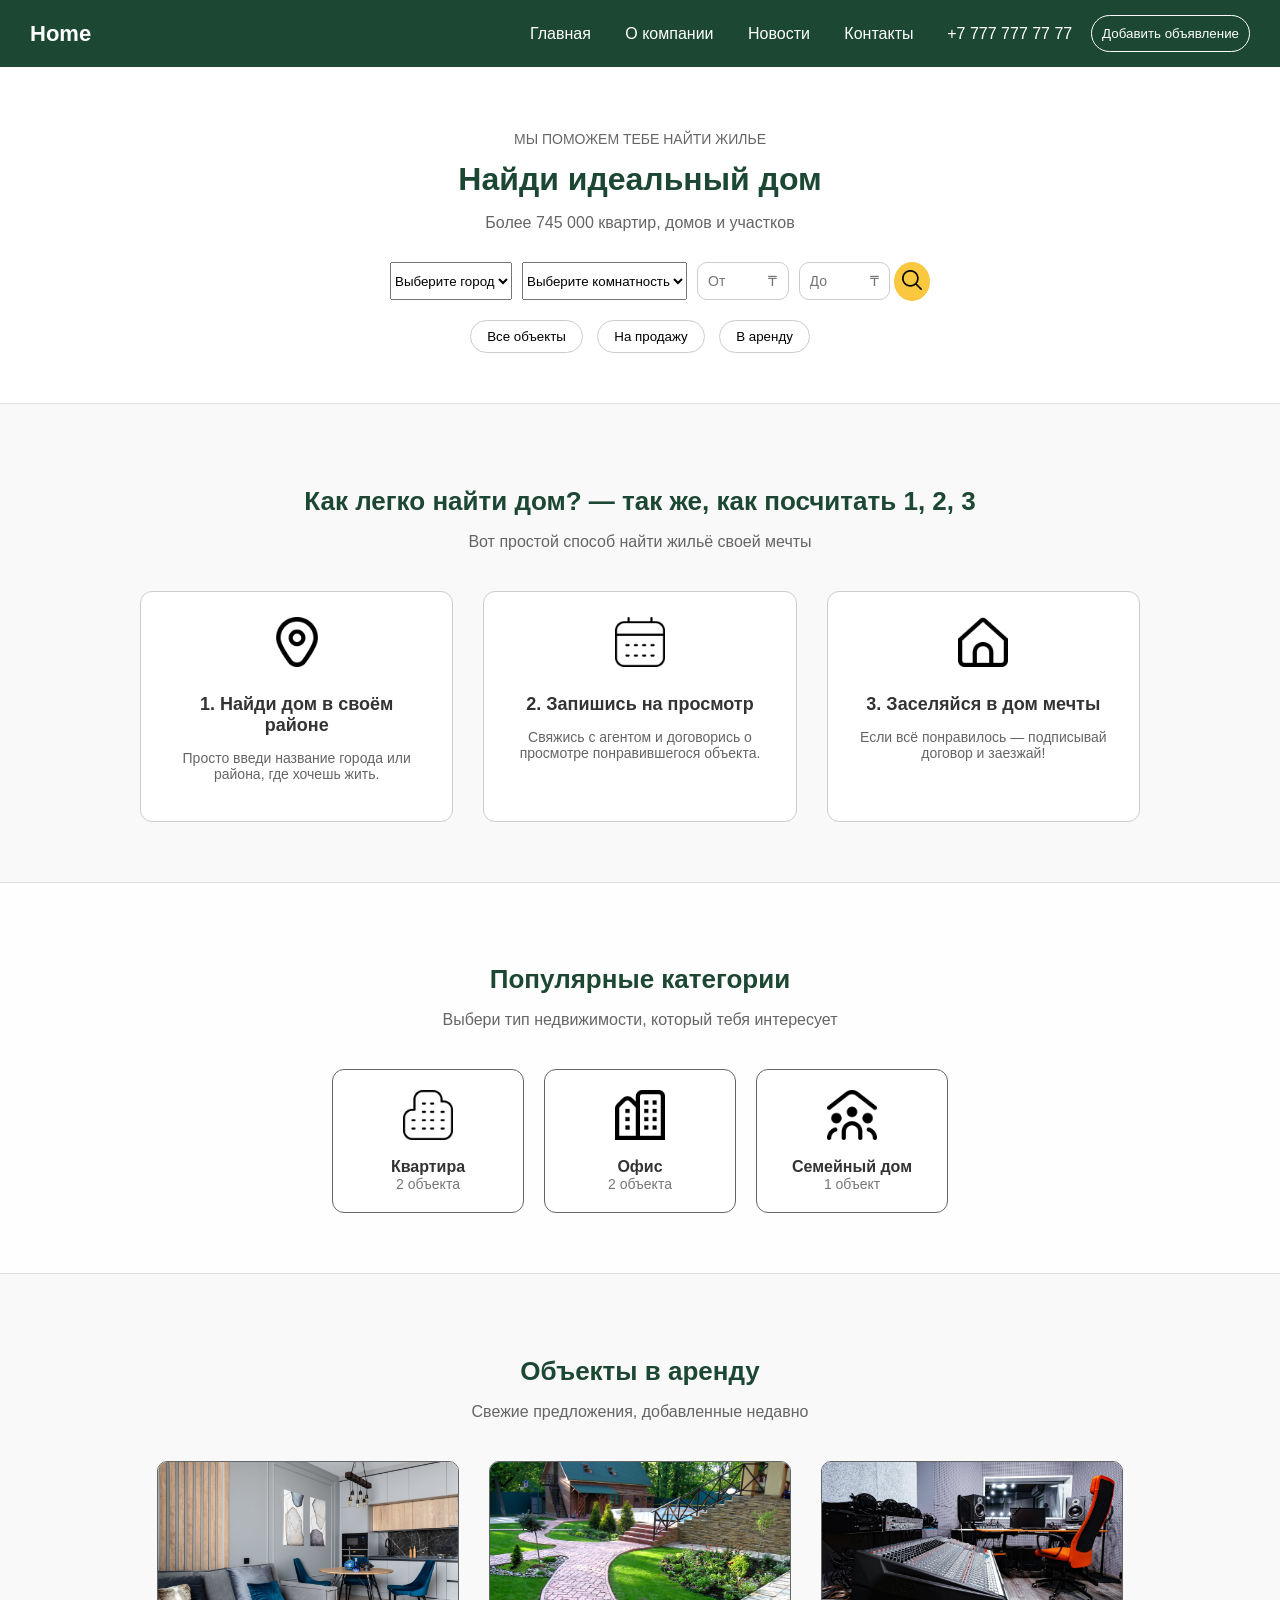
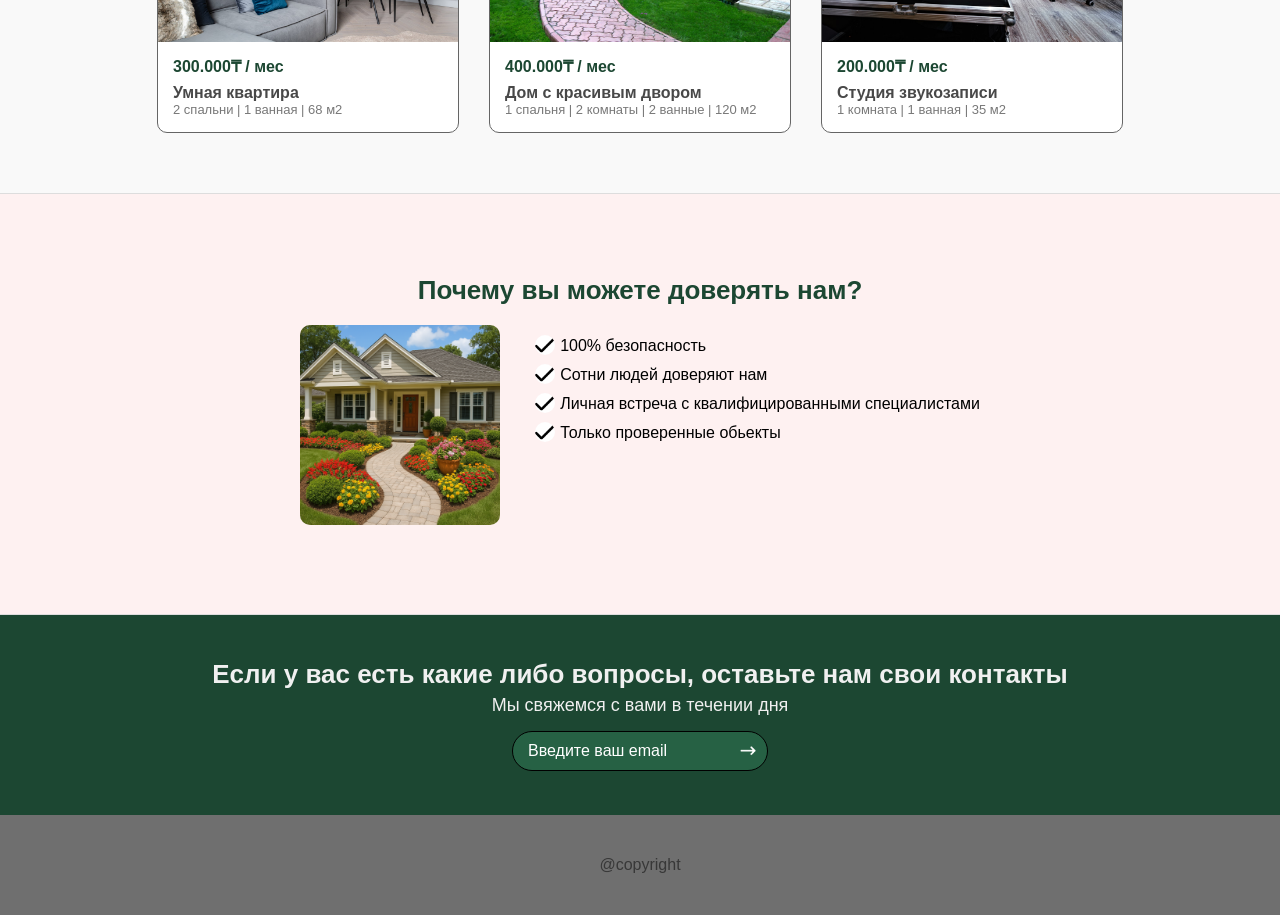
<file: index.html>
<!DOCTYPE html>
<html lang="ru">
<head>
  <meta charset="UTF-8">
  <title>Курсовая С. Алькей</title>
  <meta name="viewport" content="width=device-width, initial-scale=1.0">
  <meta name="description" content="Портал недвижимости Казахстана - покупка, продажа, аренда недвижимости.">
  <link rel="stylesheet" href="styles.css">
</head>
<body>
  <header class="header">
    <div class="logo">Home</div>
    <nav class="menu">
      <a href="index.html">Главная</a>
      <a href="/index/company-info.html">О компании</a>
      <a href="/index/news.html">Новости</a>
      <a href="/index/contacts.html">Контакты</a>
    </nav>
   
    <div class="phone"> +7 777 777 77 77</div>
    <button class="add-house">Добавить объявление</button>

<div class="login-modal" style="display: none;">
    <div class="modal-content">
        <span class="close-modal">&times;</span>
        <h2>Вход</h2>
        <input type="text" class="email-input" placeholder="Введите ваш email">
        <button class="login-submit">Войти</button>
        <p class="login-message"></p>
    </div>
</div>
  </header>
  

  <section class="main">
    <p class="subtitle">МЫ ПОМОЖЕМ ТЕБЕ НАЙТИ ЖИЛЬЕ</p>
    <h1>Найди идеальный дом</h1>
    <p class="desc">Более 745 000 квартир, домов и участков</p>

    <div class="search">
      <select name="select1">
        <option value="city">Выберите город</option>
        <option value="Almaty">Алматы</option>
        <option value="Astana">Астана</option>
      </select>

      <select name="select2">
        <option value="rooms">Выберите комнатность</option> 
        <option value="1-room">1 комната</option>
        <option value="2-rooms">2 комнаты</option>
        <option value="3-rooms">3 комнаты</option>
        <option value="4-rooms">4 комнаты</option>
        <option value="5+-rooms">Больше 5 комнат</option>
      </select>

      <input type="text" placeholder="От           ₸" class="input-price-1">
      <input type="text" placeholder="До           ₸" class="input-price-2">
      <button class="search-button"><img class="search-png" src="./img/search.png" alt="search-button"></button>
    </div>

    <div class="filters">
      <button>Все объекты</button>
      <button>На продажу</button>
      <button>В аренду</button>
    </div>
  </section>

<section class="steps">
    <h2>Как легко найти дом? — так же, как посчитать 1, 2, 3</h2>
    <p class="steps-desc">Вот простой способ найти жильё своей мечты</p>
  
    <div class="steps2">
      <div class="step">
        <div class="icon"><img class="icon1" src="./img/marker.png" alt="marker"></div>
          <h3>1. Найди дом в своём районе</h3>
          <p>Просто введи название города или района, где хочешь жить.</p>
      </div>
      <div class="step">
        <div class="icon"><img class="icon1" src="./img/calendar.png" alt="calendar"></div>
          <h3>2. Запишись на просмотр</h3>
          <p>Свяжись с агентом и договорись о просмотре понравившегося объекта.</p>
      </div>
      <div class="step">
        <div class="icon"><img class="icon1" src="./img/home.png" alt="home"></div>
          <h3>3. Заселяйся в дом мечты</h3>
          <p>Если всё понравилось — подписывай договор и заезжай!</p>
      </div>
    </div>
  </section>

<section class="categories">
    <h2>Популярные категории</h2>
    <p class="cat-desc">Выбери тип недвижимости, который тебя интересует</p>
    <div class="category-list">
      <a href="/index/category/apartaments.html" class="category-card">
        <div class="cat-icon"><img class="icon1" src="./img/apartment.png" alt="apartament"></div>
        <div class="cat-title">Квартира</div>
        <div class="cat-count">2 объекта</div>
      </a>
      <a href="/index/category/offices.html" class="category-card">
        <div class="cat-icon"><img class="icon1" src="./img/office.png" alt="office"></div>
        <div class="cat-title">Офис</div>
        <div class="cat-count">2 объекта</div>
      </a>
      <a href="/index/category/houses.html" class="category-card">
        <div class="cat-icon"><img class="icon1" src="./img/family-house.png" alt="family-house"></div>
        <div class="cat-title">Семейный дом</div>
        <div class="cat-count">1 объект</div>
      </a>
    </div>
  </section>

<section class="objects">
    <h2>Объекты в аренду</h2>
    <p class="objects-desc">Свежие предложения, добавленные недавно</p>
    <div class="object-list">
      <div class="object-card">
        <div class="object-img"><img class="object-img-png" src="./img/house-for-sale-1.png" alt="Умная квартира"></div>
        <div class="object-info">
          <div class="object-price">300.000₸ / мес</div>
          <a href="/index/search/house-ann.html" class="object-title">Умная квартира</a>
          <div class="object-details">2 спальни | 1 ванная | 68 м2</div>
        </div>
      </div>
  
      <div class="object-card">
        <div class="object-img"><img class="object-img-png" src="./img/house-for-sale-2.png" alt="Дом с красивым двором"></div>
        <div class="object-info">
          <div class="object-price">400.000₸ / мес</div>
          <a href="/index/search/house-ann.html" class="object-title">Дом с красивым двором</a>
          <div class="object-details">1 спальня | 2 комнаты | 2 ванные | 120 м2</div>
        </div>
      </div>
  
      <div class="object-card">
        <div class="object-img"><img class="object-img-png" src="./img/house_for_sale_3.png" alt="Студия звукозаписи"></div>
        <div class="object-info">
          <div class="object-price">200.000₸ / мес</div>
          <a href="/index/search/house-ann.html" class="object-title">Студия звукозаписи</a>
          <div class="object-details">1 комната | 1 ванная | 35 м2</div>
        </div>
      </div>
    </div>
  </section>

  <section class="trust-us">
    <h2>Почему вы можете доверять нам?</h2>
    <div class="trust-us-content">
      <div class="trust-us-png"><img src="/img/trust-us-png-1.png" alt="trust-us-png"></div>
      <ul class="trust-us-list">
        <li>100% безопасность</li>
        <li>Сотни людей доверяют нам</li>
        <li>Личная встреча с квалифицированными специалистами</li>
        <li>Только проверенные обьекты</li>
      </ul>
    </div>
  </section>

  <section class="get-contact">
    <h2>Если у вас есть какие либо вопросы, оставьте нам свои контакты</h2>
    <p>Мы свяжемся с вами в течении дня</p>
    <div class="get-contact-enter">
      <input type="text" class="email.input" placeholder="Введите ваш email">
      <button class="enter-button"><img class="enter-png" src="./img/enter.png" alt="enter-button"></button>
    </div>
  </section>
  
  <footer class="footer">
    <p>@copyright</p>
  </footer>

  <script src="/script.js"></script>

</body>
</html>
</file>
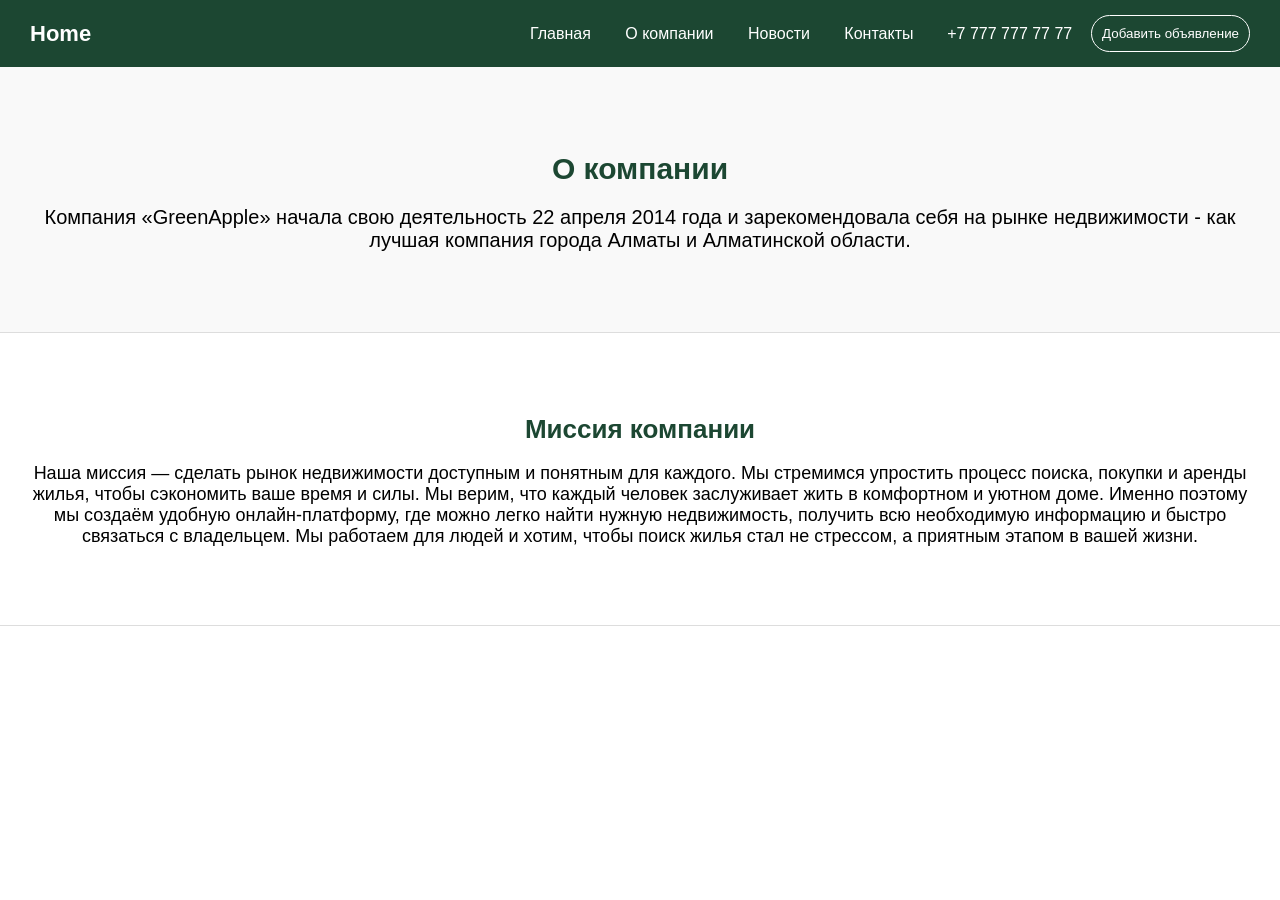
<file: index/company-info.html>
<!DOCTYPE html>
<html lang="ru">
<head>
  <meta charset="UTF-8">
  <title>Document</title>
  <meta name="viewport" content="width=device-width, initial-scale=1.0">
  <link rel="stylesheet" href="../styles.css">
</head>
<body>

  <header class="header">
    <div class="logo">Home</div>
    <nav class="menu">
      <a href="/index.html">Главная</a>
      <a href="/index/company-info.html">О компании</a>
      <a href="/index/news.html">Новости</a>
      <a href="/index/contacts.html">Контакты</a>
    </nav>
    
    <div class="phone"> +7 777 777 77 77</div>
    <button class="add-house">Добавить объявление</button>
  </header>

  <section class="company-info">
    <div class="company-desc">
      <h2>О компании</h2>
      <p>Компания «GreenApple» начала свою деятельность 22 апреля 2014 года и зарекомендовала себя на рынке недвижимости - как лучшая компания города Алматы и Алматинской области.</p>
    </div>
  </section>

  <section class="company-info2">
    <div class="company-text">
      <h2>Миссия компании</h2>
      <p>Наша миссия — сделать рынок недвижимости доступным и понятным для каждого. Мы стремимся упростить процесс поиска, покупки и аренды жилья, чтобы сэкономить ваше время и силы.

        Мы верим, что каждый человек заслуживает жить в комфортном и уютном доме. Именно поэтому мы создаём удобную онлайн-платформу, где можно легко найти нужную недвижимость, получить всю необходимую информацию и быстро связаться с владельцем. Мы работаем для людей и хотим, чтобы поиск жилья стал не стрессом, а приятным этапом в вашей жизни.</p>
    </div> 
  </section>
</file>
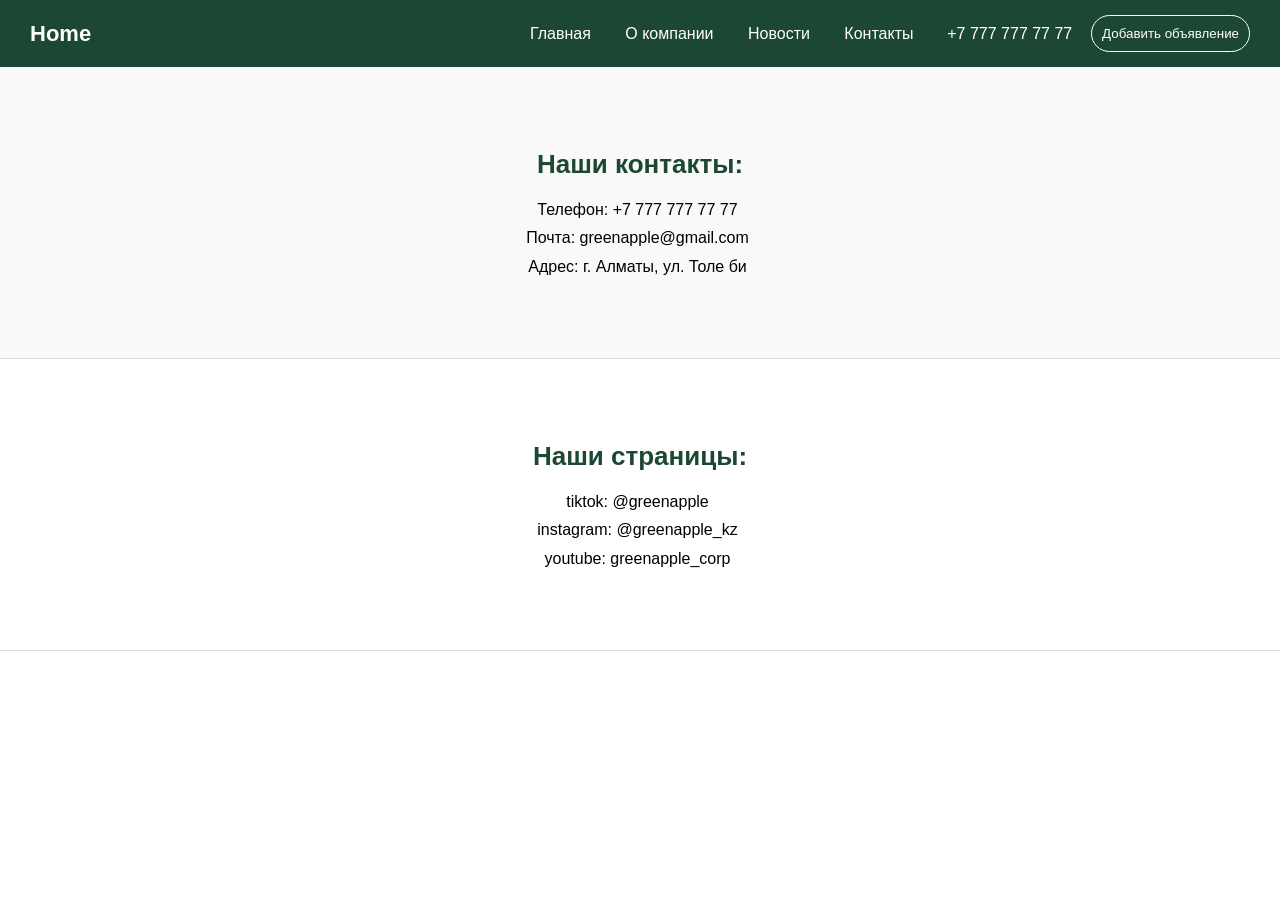
<file: index/contacts.html>
<!DOCTYPE html>
<html lang="ru">
<head>
  <meta charset="UTF-8">
  <title>Document</title>
  <meta name="viewport" content="width=device-width, initial-scale=1.0">
  <link rel="stylesheet" href="../styles.css">
</head>
<body>

  <header class="header">
    <div class="logo">Home</div>
    <nav class="menu">
      <a href="/index.html">Главная</a>
      <a href="/index/company-info.html">О компании</a>
      <a href="/index/news.html">Новости</a>
      <a href="/index/contacts.html">Контакты</a>
    </nav>
    
    <div class="phone"> +7 777 777 77 77</div>
    <button class="add-house">Добавить объявление</button>
  </header>

  <section class="contacts">
    <h2>Наши контакты: </h2>
    <div class="contact-info">
      <ul>
        <li>Телефон: +7 777 777 77 77</li>
        <li>Почта: greenapple@gmail.com</li>
        <li>Адрес: г. Алматы, ул. Толе би</li>
      </ul>
    </div>
  </section>

  <section class="pages">
    <h2>Наши страницы: </h2>
    <div class="pages-info">
      <ul>
        <li>tiktok: @greenapple</li>
        <li>instagram: @greenapple_kz</li>
        <li>youtube: greenapple_corp</li>
      </ul>
    </div>

  </section>

</body>
</html>
</file>
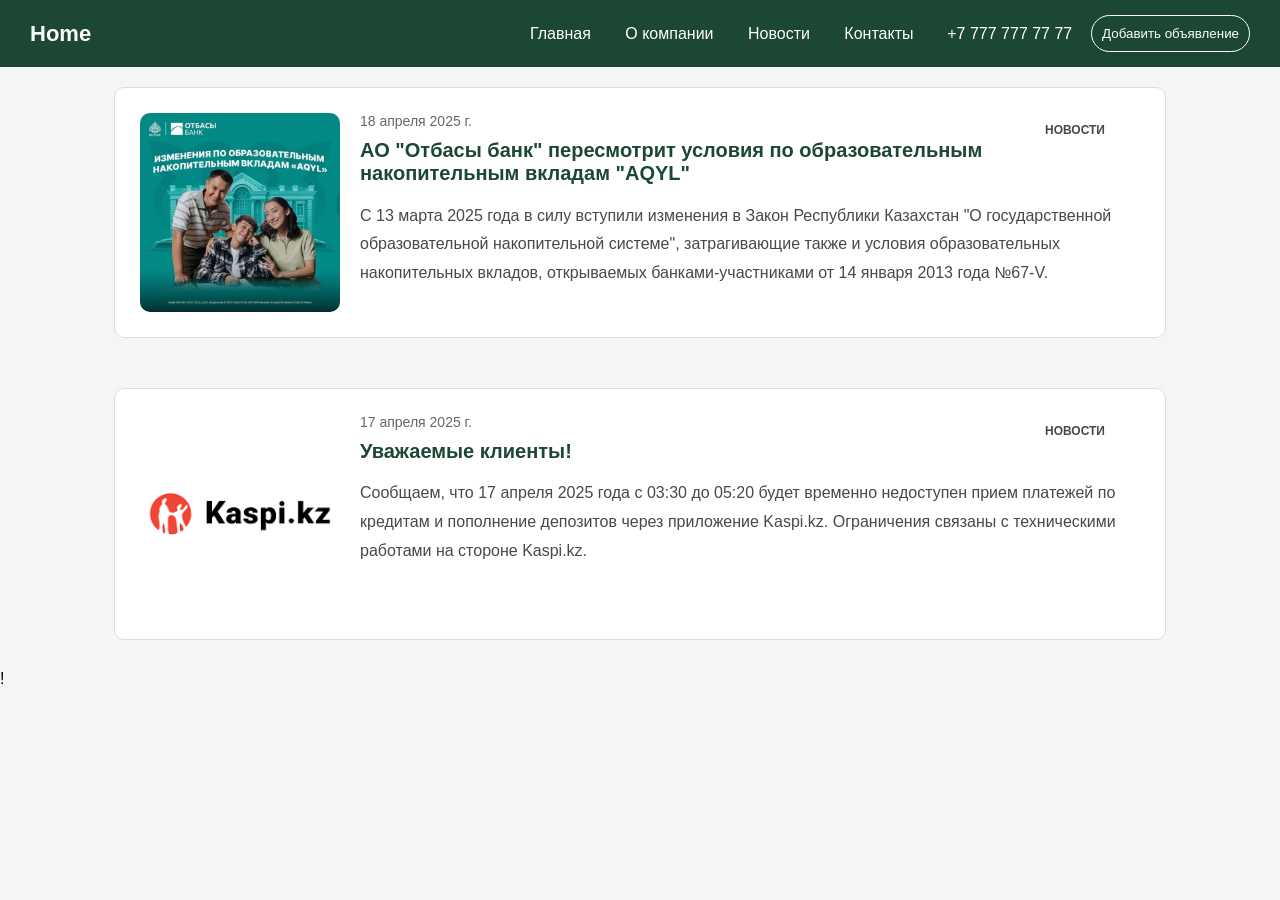
<file: index/news.html>
<!DOCTYPE html>
<html lang="ru">
<head>
  <meta charset="UTF-8">
  <title>Document</title>
  <meta name="viewport" content="width=device-width, initial-scale=1.0">
  <link rel="stylesheet" href="../styles.css">
</head>
<body class="news-body">

  <header class="header">
    <div class="logo">Home</div>
    <nav class="menu">
      <a href="/index.html">Главная</a>
      <a href="/index/company-info.html">О компании</a>
      <a href="/index/news.html">Новости</a>
      <a href="/index/contacts.html">Контакты</a>
    </nav>
    
    <div class="phone"> +7 777 777 77 77</div>
    <button class="add-house">Добавить объявление</button>
  </header>

  <section class="news">
    <div class="news-cont">
        <div class="news-img-1"><img src="/img/news-1.jpeg" alt="Новость 1"></div>
        <div class="news-card">
            <div class="news-date">18 апреля 2025 г.</div>
            <h2>АО "Отбасы банк" пересмотрит условия по образовательным накопительным вкладам "AQYL"</h2>
            <p>С 13 марта 2025 года в силу вступили изменения в Закон Республики Казахстан "О государственной образовательной накопительной системе", затрагивающие также и условия образовательных накопительных вкладов, открываемых банками-участниками от 14 января 2013 года №67-V.</p>
            <div class="news-title-1"><p>НОВОСТИ</p></div>
            
        </div>
    </div>
</section>

<section class="news">
    <div class="news-cont">
        <div class="news-img-1"><img src="/img/news-2.png" alt="Новость 2"></div>
        <div class="news-card">
            <div class="news-date">17 апреля 2025 г.</div>
            <h2>Уважаемые клиенты!</h2>
            <p>Сообщаем, что 17 апреля 2025 года с 03:30 до 05:20 будет временно недоступен прием платежей по кредитам и пополнение депозитов через приложение Kaspi.kz. Ограничения связаны с техническими работами на стороне Kaspi.kz.</p>
            <div class="news-title-1"><p>НОВОСТИ</p></div>
            
        </div>
    </div>
</section>

</body>
</html>

!
</file>
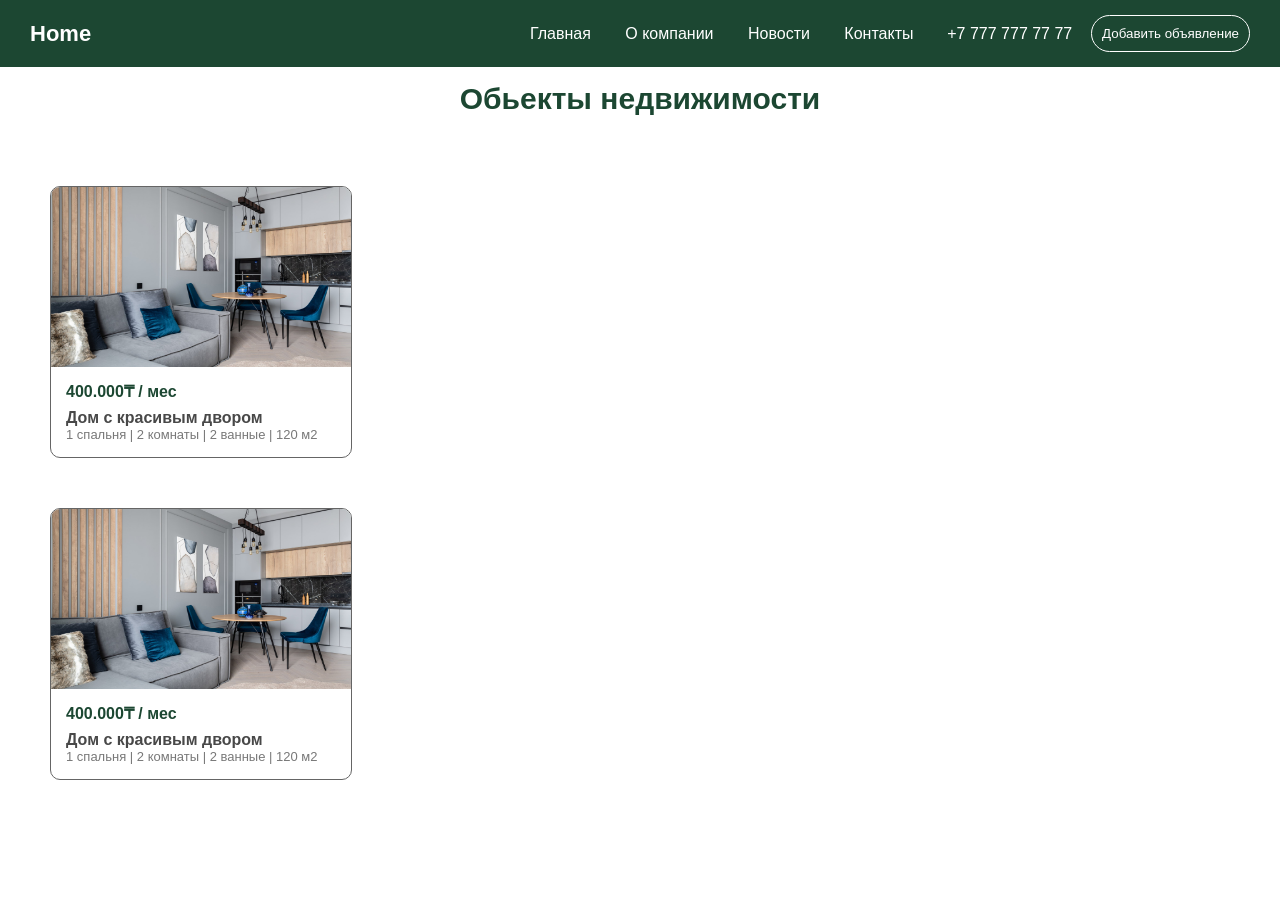
<file: index/search/astana-2-rooms.html>
<!DOCTYPE html>
<html lang="ru">
<head>
  <meta charset="UTF-8">
  <title>Document</title>
  <meta name="viewport" content="width=device-width, initial-scale=1.0">
  <link rel="stylesheet" href="../../styles.css">
</head>
<body>
  <header class="header">
    <div class="logo">Home</div>
    <nav class="menu">
      <a href="/index.html">Главная</a>
      <a href="/index/company-info.html">О компании</a>
      <a href="/index/news.html">Новости</a>
      <a href="/index/contacts.html">Контакты</a>
    </nav>
   
    <div class="phone"> +7 777 777 77 77</div>
    <button class="add-house">Добавить объявление</button>
  </header>

  <div class="home111"><h1>Обьекты недвижимости</h1></div>

  <div class="object-card1">
    <div class="object-img1"><img class="object-img-png" src="../../img/house-for-sale-1.png" alt="Дом с красивым двором"></div>
    <div class="object-info1">
      <div class="object-price1">400.000₸ / мес</div>
      <a href="/index/search/house-ann.html" class="object-title1">Дом с красивым двором</a>
      <div class="object-details1">1 спальня | 2 комнаты | 2 ванные | 120 м2</div>
    </div>
  </div>

  <div class="object-card1">
    <div class="object-img1"><img class="object-img-png" src="../../img/house-for-sale-1.png" alt="Дом с красивым двором"></div>
    <div class="object-info1">
      <div class="object-price1">400.000₸ / мес</div>
      <a href="/index/search/house-ann.html" class="object-title1">Дом с красивым двором</a>
      <div class="object-details1">1 спальня | 2 комнаты | 2 ванные | 120 м2</div>
    </div>
  </div>
</file>
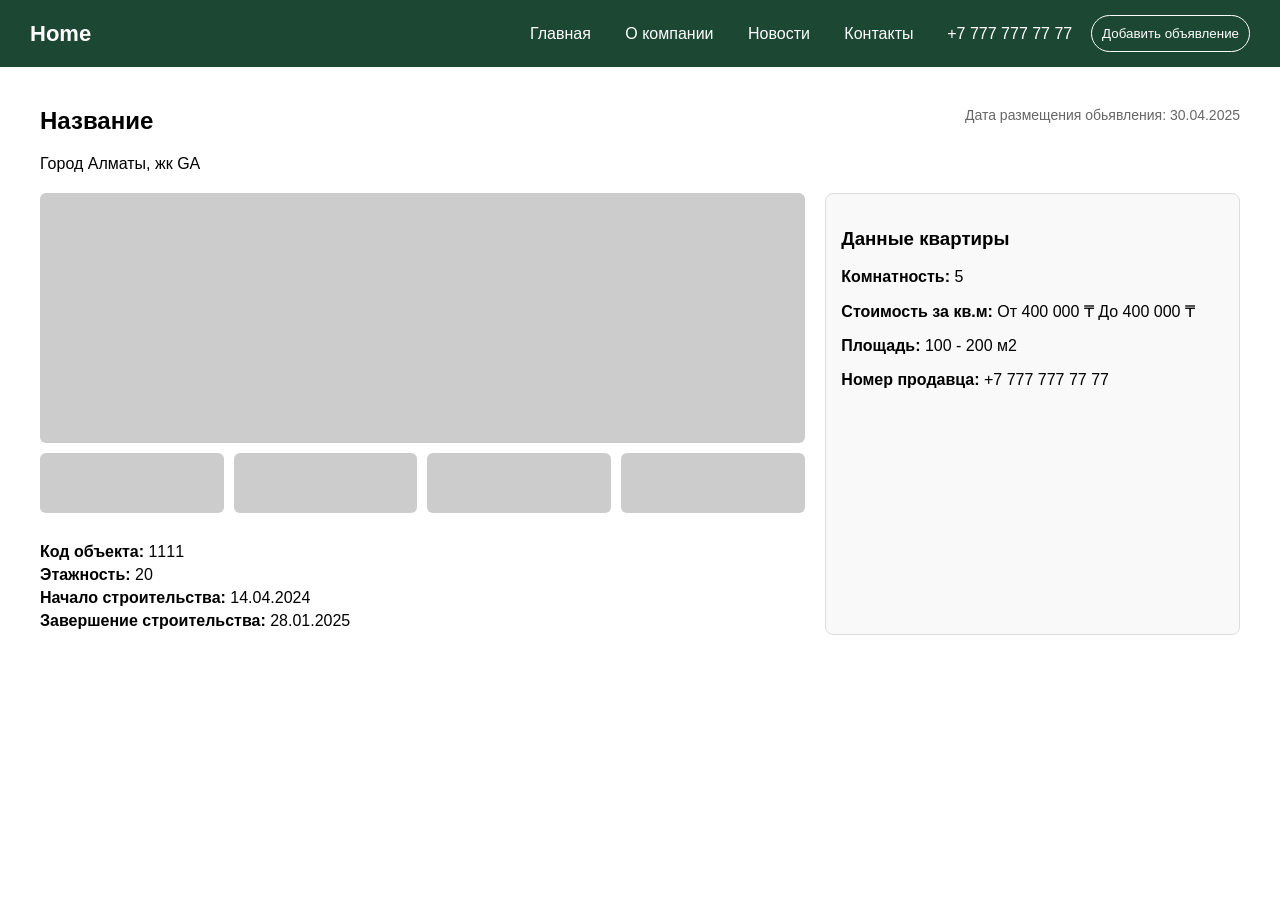
<file: index/search/house-ann.html>
<!DOCTYPE html>
<html lang="ru">
<head>
  <meta charset="UTF-8">
  <title>Курсовая С. Алькей</title>
  <meta name="viewport" content="width=device-width, initial-scale=1.0">
  <meta name="description" content="Портал недвижимости Казахстана - покупка, продажа, аренда недвижимости.">
  <link rel="stylesheet" href="/styles.css">
</head>
<body>
  <header class="header">
    <div class="logo">Home</div>
    <nav class="menu">
      <a href="/index.html">Главная</a>
      <a href="/index/company-info.html">О компании</a>
      <a href="/index/news.html">Новости</a>
      <a href="/index/contacts.html">Контакты</a>
    </nav>
   
    <div class="phone"> +7 777 777 77 77</div>
    <button class="add-house">Добавить объявление</button>
  </header>

  <section class="house-ann">
    <div class="house-ann-cont">
        <div class="house-ann-header">
            <h2>Название</h2>
            <p>Город Алматы, жк GA</p>
            <span class="date"> Дата размещения обьявления: 30.04.2025</span>
        </div>
    
        <div class="main-content">
            <div class="left-block">
                <div class="main-image">
                    <div class="image-placeholder-large"></div>
                </div>
                <div class="gallery">
                    <div class="image-placeholder-small"></div>
                    <div class="image-placeholder-small"></div>
                    <div class="image-placeholder-small"></div>
                    <div class="image-placeholder-small"></div>
                </div>
    
                <div class="info-table">
                    <p><strong>Код объекта:</strong> 1111</p>
                    <p><strong>Этажность:</strong> 20</p>
                    <p><strong>Начало строительства:</strong> 14.04.2024</p>
                    <p><strong>Завершение строительства:</strong> 28.01.2025</p>
                </div>
            </div>
    
            <div class="right-block">
                <div class="aps-info">
                    <h3>Данные квартиры</h3>
                    <p><strong>Комнатность:</strong> <span class="room-count">5</span></p>
                    <p><strong>Стоимость за кв.м:</strong> От 400 000 ₸ До 400 000 ₸</p>
                    <p><strong>Площадь:</strong> 100 - 200 м2</p>
                    <p><strong>Номер продавца:</strong> +7 777 777 77 77</p>
                </div>
            </div>
        </div>
    </div>
    
  </section>
</file>
<file: styles.css>
body {
    font-family: Arial, sans-serif;
    margin: 0;
    padding: 0;
  }
  
  .header {
    display: flex;
    justify-content: space-between;
    align-items: center;
    padding: 15px 30px;
    background-color: #1c4732;
  }
  
  .logo {
    font-size: 22px;
    font-weight: bold;
    color: white;
  }
  
  .menu {
    margin-left: 45vh;
  }

  .menu a {
    margin: 15px;
    text-decoration: none;
    color: white;
  }

  .phone {
   
    color: white;
  }

  /* .phone::before {
    content: '';
    display: block;
    position: absolute;
    margin-right: 20px;
    width: 30px;
    height: 30px;
    background-image: url(/img/telephone.png);
    background-size: cover;
    border-radius: 50%;
    
  } */

  
  .add-house {
    padding: 10px 10px;
    border: 1px solid white;
    background: none;
    color: white;
    border-radius: 20px;
    cursor: pointer;
  }
  
  .main {
    text-align: center;;
    padding: 50px 20px;
    background-color: white;
    border-bottom: 1px solid #ddd;
  }
  
  .subtitle {
    font-size: 14px;
    color: #656565;
  }
  
  .main h1 {
    font-size: 32px;
    color: #1c4732;
    margin: 10px 0;
  }
  
  .desc {
    color: #656565;
    margin-bottom: 30px;
  }
  
  .search {
    display: flex;
    justify-content: center;
    gap: 10px;
    width: 500px;
    margin: auto;
    position: relative;
  }

  .search input {
    display: flex;
    flex-direction: row;
    width: 100%;
    padding: 10px 10px; 
    border: 1px solid #ccc;
    border-radius: 10px;
    font-size: 14px;
  }

  .search .select {
    height: 10px;
  }

   .search-button {
    position: absolute;
    right: -40px;
    top: 0px;
    padding: 8px;
    background-color: #f9c83f;
    border: none;
    border-radius: 50%;
    cursor: pointer;
  }

  .search-png {
    width: 20px;
    height: 20px;
  }
  
  .filters {
    margin-top: 20px;
  }
  
  .filters button {
    margin: 0 5px;
    padding: 8px 16px;
    border: 1px solid #ccc;
    background: none;
    border-radius: 20px;
    cursor: pointer;
    transition: 0.3s;
  }

  .filters button:focus {
    transform: scale(1.1);
    background-color: #f9c83f;
    color: black;
  }

  .steps {
    background-color: #f9f9f9;
    padding: 60px 20px;
    text-align: center;
    border-bottom: 1px solid #ddd;
  }
  
  .steps h2 {
    font-size: 26px;
    color: #1c4732;
    margin-bottom: 10px;
  }
  
  .steps-desc {
    color: #656565;
    margin-bottom: 40px;
  }
  
  .steps2 {
    display: flex;
    justify-content: center;
    gap: 30px;
    width: 1000px;
    margin: 0 auto;
  }
  
  .step {
    background: white;
    border-radius: 12px;
    border: 1px solid #ccc;
    padding: 25px;
    width: 280px;
    text-align: center;
  }
  
  .step .icon {
    font-size: 40px;
    margin-bottom: 15px;
  }

  .icon1 {
    width: 50px;
    height: 50px;
  }
  
  .step h3 {
    font-size: 18px;
    margin-bottom: 10px;
    color: #333;
  }
  
  .step p {
    color: #656565;
    font-size: 14px;
  }

  .categories {
    padding: 60px 20px;
    background-color: #fefefe;
    text-align: center;
    border-bottom: 1px solid #ddd;
  }
  
  .categories h2 {
    font-size: 26px;
    color: #1c4732;
    margin-bottom: 10px;
  }
  
  .cat-desc {
    color: #656565;
    margin-bottom: 40px;
  }
  
  .category-list {
    display: flex;
    flex-direction: row;
    flex-wrap: wrap;
    justify-content: center;
    gap: 20px;
  }

  .category-list a {
    text-decoration: none;
  }

  .category-card {
    background-color: white;
    border: 1px solid #656565;
    border-radius: 12px;
    padding: 20px;
    width: 150px;
    cursor: pointer;
    transition: 0.3s;
  }
  
  .category-card:hover {
    transform: scale(1.05);
  }
  
  .category-card:active {
    background-color: #f9c83f;
  }
  
  .cat-icon {
    font-size: 32px;
    margin-bottom: 10px;
  }
  
  .cat-title {
    font-weight: bold;
    font-size: 16px;
    color: #333;
  }
  
  .cat-count {
    font-size: 14px;
    color: #777;
  }

  .objects {
    padding: 60px 20px;
    background-color: #f9f9f9;
    text-align: center;
    border-bottom: 1px solid #ddd;
  }
  
  .objects h2 {
    font-size: 26px;
    color: #1c4732;
    margin-bottom: 10px;
  }
  
  .objects-desc {
    color: #656565;
    margin-bottom: 40px;
  }
  
  .object-list {
    display: flex;
    justify-content: center;
    flex-wrap: wrap;
    gap: 30px;
    
  }

  
  .object-card {
    background: #fff;
    border-radius: 10px;
    border: 1px solid #656565;
    overflow: hidden;
    width: 300px;
    text-align: left;
    transition: 0.3s;
  }
  
  .object-card:hover {
    transform: scale(1.05);
    
  }
  
  .object-img {
    background-color: #ddd;
    height: 180px;
    display: flex;
    align-items: center;
    justify-content: center;
    font-size: 14px;
  }
  
  .object-img-png {
    width: 100%;
    height: 100%;
  }
  
  .object-info {
    padding: 15px;
  }
  
  .object-price {
    color: #1c4732;
    font-weight: bold;
    margin-bottom: 8px;
  }
  
  .object-title {
    all: unset; 
    font-weight: bold;
    font-size: 16px;
    margin-bottom: 6px;
    margin-right: 10px;;
    color: #484848;
    border: none;
    background: none;
    cursor: pointer;
  }
  
  .object-details {
    font-size: 13px;
    color: #787878;
  }
  
  .trust-us {
    background-color: #fef1f1;
    padding: 60px 20px;
    text-align: center;
    height: 300px;
    border-bottom: 1px solid #ddd;
  }
  
  
  .trust-us h2 {
    font-size: 26px;
    color: #1c4732;
    margin-bottom: 10px;
  }
  
  .trust-us p {
    gap: 0px;
  }

  .trust-us-content {
    display: flex;
    justify-content: center;
    align-items: center;
    gap: 20px;
  }
  
  .trust-us-png img {
    position: relative;
    width: 200px;  
    border-radius: 10px;
    margin-bottom: 40px;
    
    
  }
  
  .trust-us-list {
    position: relative;
    margin-bottom: 130px;
    gap: 10px;
    text-align: left;
    list-style: none;
    line-height: 1.8;
  }

  .trust-us-list li::before {
    content: '';
    display: block;
    position: absolute;
    left: 15px;
    margin-top: 3px;
    width: 20px;
    height: 20px;
    background-image: url(/img/check.png);
    background-size: cover;
    background-color: #ffffff;
    background-position: center;
    border-radius: 50%;
  }

  .get-contact {
    display: flex;
    flex-direction: column;
    justify-content: center;
    align-items: center;
    background-color: #1c4732;
    height: 200px;
    position: relative;
    padding: 0; 
    margin: 0;  
  }
  
  .get-contact h2 {
    font-size: 26px;
    color: #f0f0f0;
    margin-top: 0;
    margin-bottom: 5px;
  }
  
  .get-contact p {
    font-size: 18px;
    color: #f0f0f0;
    margin-top: 0;
    margin-bottom: 15px;
  }
  
  .get-contact-enter {
    position: relative;
    width: 20%;
    min-width: 250px;
  }
  
  .get-contact-enter input {
    background-color: #266144;
    color: #f0f0f0;
    width: 100%;
    padding: 10px 40px 10px 15px;
    border: 1px solid #000000;
    border-radius: 50px;
    font-size: 16px;
    outline: none;
    box-sizing: border-box;
  }
  
  .get-contact-enter ::placeholder {
    color: white;
  }
  
  .enter-button {
    position: absolute;
    right: 2px;
    padding: 8px;
    background: none;
    border: none;
    border-radius: 50%;
    cursor: pointer;
  }
  
  .enter-png {
    width: 20px;
    height: 20px;
  }
  
  .footer {
    background-color: #6f6f6f;
    height: 100px;
    display: flex;
    align-items: center;
    justify-content: center;
    margin: 0;
    padding: 0;
  }
  
  .footer p {
    color: #383838;
  }
  

/* contacts */

 .contacts {
    padding: 60px 20px;
    background-color: #f9f9f9;
    text-align: center;
    border-bottom: 1px solid #ddd;
  }
  
  .contacts h2 {
    font-size: 26px;
    color: #1c4732;
    margin-bottom: 10px;
  }

  .contact-info li {
    list-style: none;
    line-height: 1.8;
    margin-right: 5vh;
  }

  .pages {
    padding: 60px 20px;
    text-align: center;
    border-bottom: 1px solid #ddd;
  }
  
  .pages h2 {
    font-size: 26px;
    color: #1c4732;
    margin-bottom: 10px;
  }

  .pages-info li {
    list-style: none;
    line-height: 1.8;
    margin-right: 5vh;
  }

  /* company-info */

  .company-info {
    padding: 60px 20px;
    background-color: #f9f9f9;
    text-align: center;
    border-bottom: 1px solid #ddd;
  }

  .company-desc h2 {
    font-size: 30px;
    color: #1c4732;
    margin-bottom: 10px;
    
  }

  .company-desc p {
    font-size: 20px;
  }

  .company-info2 {
    padding: 60px 20px;
    text-align: center;
    border-bottom: 1px solid #ddd;
  }

  .company-text h2 {
    font-size: 26px;
    color: #1c4732;
    margin-bottom: 10px;
  }

  .company-text p {
    font-size: 18px;
  }

/* news */

  .news-body {
  background-color: #f5f5f5;
}

  .news {
  display: flex;
  justify-content: center;
  align-items: center;
  margin-bottom: 30px;
}

  .news-cont {
  margin-top: 20px;
  background-color: white;
  padding: 25px;
  max-width: 1000px;
  width: 100%;
  border: 1px solid #ddd;
  border-radius: 10px;
  position: relative;
}

  .news-img-1 img {
  position: relative;
  width: 20%;
  border-radius: 10px;
  margin-right: 20px;
  float: left;
}

  .news-card {
  position: relative;
  gap: 10px;
  text-align: left;
  list-style: none;
}

  .news-date {
  color: #666;
  font-size: 14px;
  margin-bottom: 10px;
}

  .news-card h2 {
  font-size: 20px;
  margin-left: 0px;
  color: #1c4732;
  margin-top: 0;
}

  .news-card p {
  line-height: 1.8;
  color: #484848;
  margin-bottom: 20px;
}

  .news-title-1 {
  position: absolute;
  top: -10px;
  right: 25px;
  color: #484848;
  padding: 5px 10px;
  border-radius: 4px;
  font-size: 12px;
  font-weight: bold;
}

.house-ann-cont {
  font-family: Arial, sans-serif;
  padding: 20px;
  max-width: 1200px;
  margin: auto;
}

.house-ann-header {
  position: relative;
}

.house-ann-cont .date {
  position: absolute;
  top: 0;
  right: 0;
  font-size: 14px;
  color: #666;
}

.main-content {
  display: flex;
  gap: 20px;
  margin-top: 20px;
  flex-wrap: wrap;
}

.left-block {
  flex: 2;
  min-width: 300px;
}

.right-block {
  flex: 1;
  min-width: 300px;
  border: 1px solid #ddd;
  padding: 15px;
  border-radius: 8px;
  background-color: #f9f9f9;
}

.image-placeholder-large {
  width: 100%;
  height: 250px;
  background-color: #ccc;
  border-radius: 6px;
}

.image-placeholder-small {
  width: 24%;
  height: 60px;
  border-radius: 4px;
  background-color: #ccc;
  border-radius: 6px;
}

.gallery {
  display: flex;
  gap: 10px;
  margin-top: 10px;
}

.info-table {
  margin-top: 30px;
}

.info-table p {
  margin: 5px 0;
}

.object-card1 {
  background: #fff;
  border-radius: 10px;
  margin-top: 50px;
  margin-left: 50px;
  border: 1px solid #656565;
  overflow: hidden;
  width: 300px;
  text-align: left;
  transition: 0.3s;
}

.object-card1:hover {
  transform: scale(1.05);
  
}

.object-img1 {
  background-color: #ddd;
  height: 180px;
  display: flex;
  align-items: center;
  justify-content: center;
  font-size: 14px;
}

.object-img-png1 {
  width: 100%;
  height: 100%;
}

.object-info1 {
  padding: 15px;
}

.object-price1 {
  color: #1c4732;
  font-weight: bold;
  margin-bottom: 8px;
}

.object-title1 {
  all: unset; 
  font-weight: bold;
  font-size: 16px;
  margin-bottom: 6px;
  margin-right: 10px;;
  color: #484848;
  border: none;
  background: none;
  cursor: pointer;
}

.object-details1 {
  font-size: 13px;
  color: #787878;
}

.home111 {
  display: flex;
  justify-content: center;
  align-items: center;
}

.home111 h1 {
  font-size: 30px;
  margin-left: 0px;
  color: #1c4732;
  margin-top: 15px;
}

  @media (max-width: 768px) {
 .body {
    font-size: 14px;
    box-sizing: border-box;
  }

  .header {
    flex-direction: column;
    align-items: center;
    padding: 10px 20px;
  }

  .menu {
    margin-left: 0;
    margin-top: 10px;
    display: flex;
    flex-wrap: wrap;
    gap: 10px;
  }

  .menu a {
    font-size: 14px;
  }

  .phone {
    margin-top: 10px;
    font-size: 14px;
  }

  .add-house {
    margin-top: 10px;
    padding: 8px 10px;
    font-size: 14px;
  }

  .main {
    padding: 30px 10px;
  }

  .main h1 {
    font-size: 24px;
  }

  .search {
    flex-direction: column;
    gap: 10px;
    width: 80%;
  }

  .search input {
    max-width: 100%;
  }

  .filters {
    flex-wrap: wrap;
    justify-content: center;
    gap: 10px;
  }

  .steps2 {
    display: flex;
    flex-direction: column;
    justify-content: center;
    gap: 20px;
    width: 100%;
  }

  .step {
    width: 92%;
  }

  .categories {
    padding: 40px 10px;
  }

  .category-list {
    flex-direction: column;
    gap: 15px;
  }

  .category-card {
    width: 92%;
  }

  .object-list {
    flex-direction: column;
    gap: 15px;
  }

  .object-card {
    width: 100%;
  }

  .trust-us {
    padding: 40px 10px;
  }

  .trust-us-content {
    flex-direction: column;
    gap: 20px;
  }

  .trust-us-png img {
    width: 0%;
  }

  .get-contact {
    padding: 30px 10px;
  }

  .get-contact-enter {
    width: 100%;
    min-width: unset;
  }

  .footer {
    flex-direction: column;
    text-align: center;
    padding: 20px 10px;
  }
}
</file>
